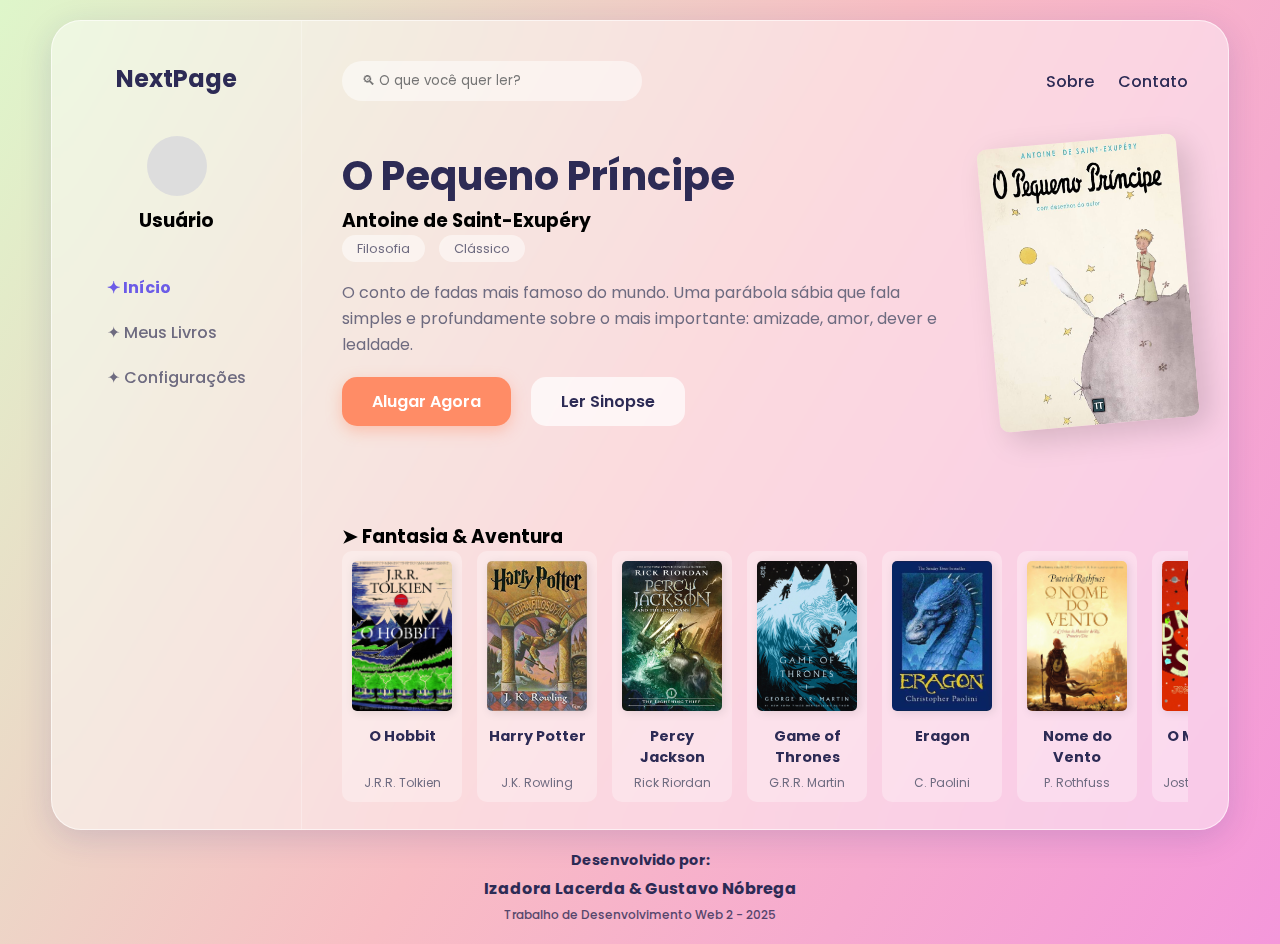
<file: index.html>
<!DOCTYPE html>
<html lang="pt-br">

<head>
    <meta charset="UTF-8">
    <meta name="viewport" content="width=device-width, initial-scale=1.0">
    <title>NextPage - Biblioteca Virtual</title>
    <link rel="stylesheet" href="style.css">
</head>

<body>

    <div class="glass-container">
        <aside class="sidebar">
            <div class="logo">NextPage</div>
            <div class="user-profile">
                <div class="avatar"></div>
                <h3>Usuário</h3>
            </div>
            <div class="menu">
                <nav>
                    <ul>
                        <li><a href="index.html" class="active">✦ Início</a></li>
                        <li><a href="perfil.html">✦ Meus Livros</a></li>
                        <li><a href="config.html">✦ Configurações</a></li>
                    </ul>
                </nav>
            </div>
        </aside>

        <main class="main-content">
            <header class="top-bar">
                <div class="search-box">
                    <input type="text" placeholder="🔍︎ O que você quer ler?">
                </div>
                <div class="top-nav">
                    <a href="#">Sobre</a>
                    <a href="#">Contato</a>
                </div>
            </header>

            <section class="book-highlight">
                <div class="book-info">
                    <h1>O Pequeno Príncipe</h1>
                    <h3>Antoine de Saint-Exupéry</h3>
                    <div class="tags">
                        <span>Filosofia</span>
                        <span>Clássico</span>
                    </div>
                    <p class="description">
                        O conto de fadas mais famoso do mundo. Uma parábola sábia que fala simples e profundamente sobre
                        o mais importante: amizade, amor, dever e lealdade.
                    </p>
                    <div class="buttons">
                        <a href="checkout.html?livro=O Pequeno Príncipe" class="btn btn-primary">Alugar Agora</a>
                        <a href="#" class="btn btn-secondary">Ler Sinopse</a>
                    </div>
                </div>
                <div class="book-cover">
                    <img src="img/pequenoprincipe.jpg" alt="Capa do livro">
                </div>
            </section>

            <section class="section-outros-titulos">
                <h3>➤ Fantasia & Aventura</h3>
                <div id="row-fantasia" class="scroll-wrapper"></div>
            </section>

            <section class="section-outros-titulos">
                <h3>➤ Ficção Científica</h3>
                <div id="row-scifi" class="scroll-wrapper"></div>
            </section>

            <section class="section-outros-titulos">
                <h3>➤ Terror & Suspense</h3>
                <div id="row-terror" class="scroll-wrapper"></div>
            </section>

        </main>
    </div>
    <footer class="external-footer">
        <h4>Desenvolvido por:</h4>
        <p>Izadora Lacerda & Gustavo Nóbrega</p>
        <small>Trabalho de Desenvolvimento Web 2 - 2025</small>
    </footer>


    <script src="script.js"></script>
</body>

</html>
</file>
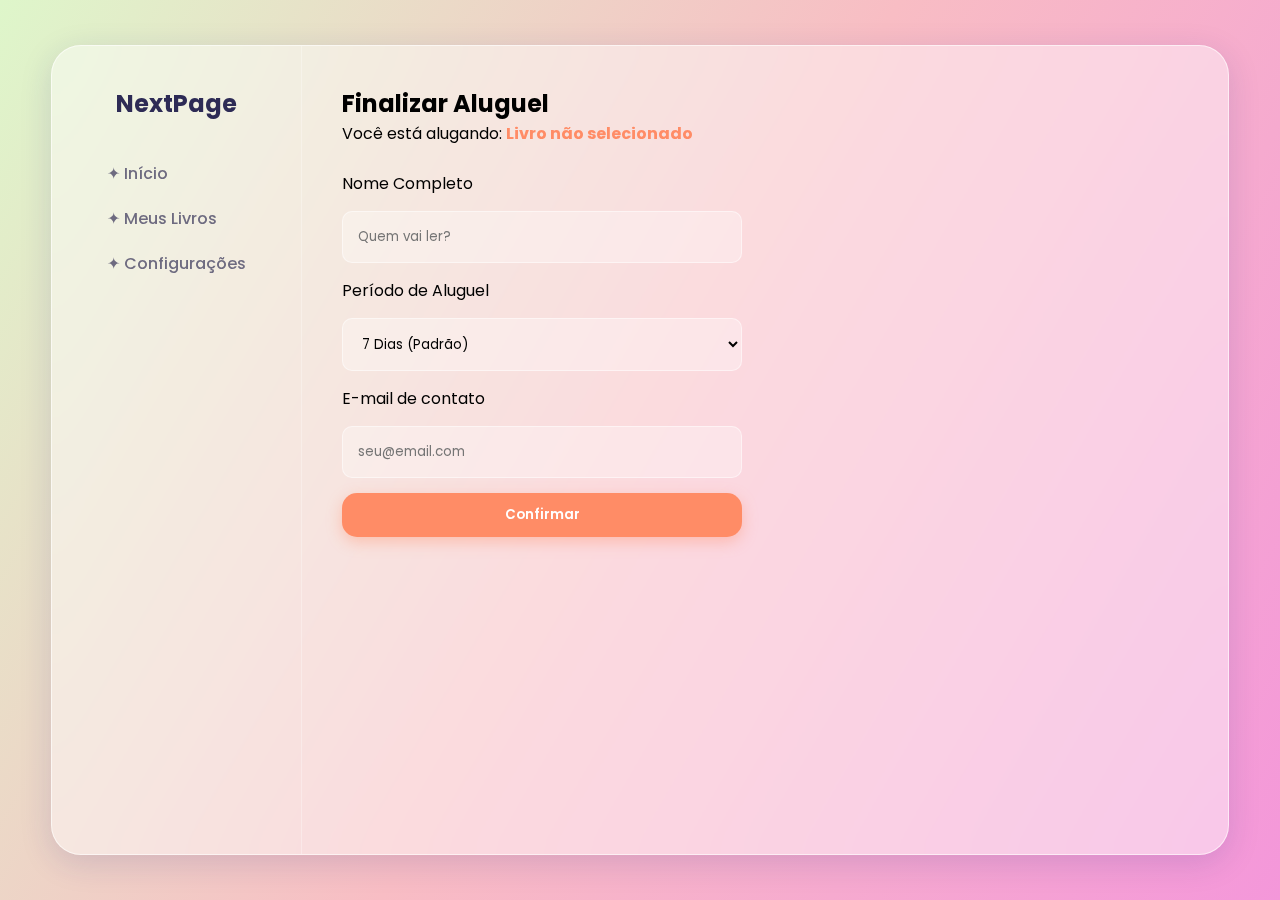
<file: checkout.html>
<!DOCTYPE html>
<html lang="pt-br">

<head>
    <meta charset="UTF-8">
    <title>NextPage - Alugar Livro</title>
    <link rel="stylesheet" href="style.css">
</head>

<body>
    <div class="glass-container">
        <aside class="sidebar">
            <div class="logo"> NextPage</div>
            <div class="menu">
                <nav>
                    <ul>
                        <li><a href="index.html">✦ Início</a></li>
                        <li><a href="perfil.html">✦ Meus Livros</a></li>
                        <li><a href="config.html">✦ Configurações</a></li>
                    </ul>
                </nav>
            </div>
        </aside>

        <main class="main-content">
            <h2>Finalizar Aluguel</h2>
            <p>Você está alugando: <strong id="nome-livro-titulo" style="color: var(--accent);">Livro...</strong></p>
            <br>

            <form id="form-aluguel">
                <label>Nome Completo</label>
                <input type="text" id="nome" placeholder="Quem vai ler?" required>

                <label>Período de Aluguel</label>
                <select id="dias">
                    <option value="7">7 Dias (Padrão)</option>
                    <option value="15">15 Dias</option>
                    <option value="30">30 Dias (Mensal)</option>
                </select>

                <label>E-mail de contato</label>
                <input type="email" id="email" placeholder="seu@email.com" required>

                <button type="submit" class="btn btn-primary">Confirmar</button>
            </form>
        </main>
    </div>

    <script src="script.js"></script>
</body>

</html>
</file>
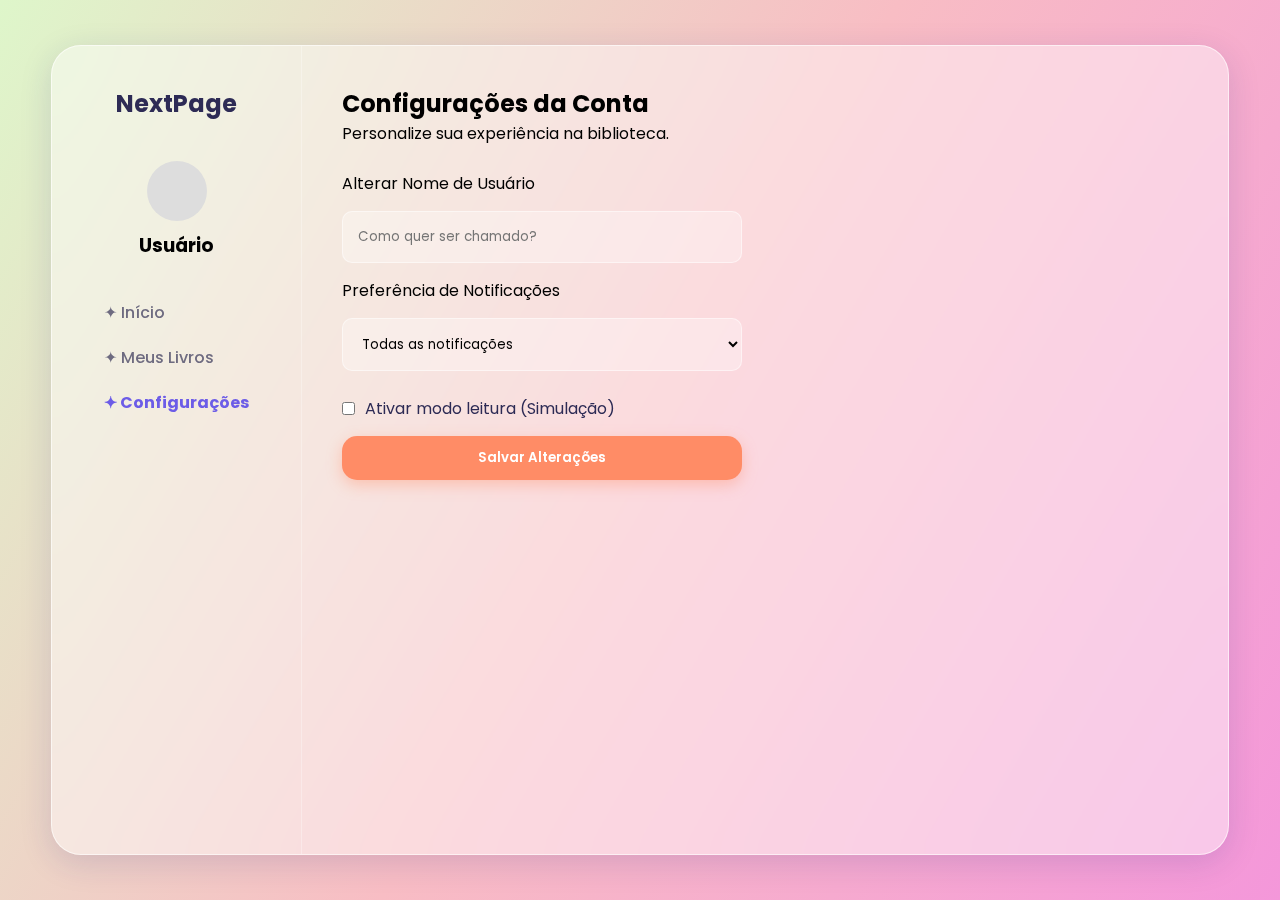
<file: config.html>
<!DOCTYPE html>
<html lang="pt-br">

<head>
    <meta charset="UTF-8">
    <title>NextPage - Configurações</title>
    <link rel="stylesheet" href="style.css">
</head>

<body>
    <div class="glass-container">
        <aside class="sidebar">
            <div class="logo">NextPage</div>

            <div class="user-profile">
                <div class="avatar"></div>
                <h3 id="sidebar-username">Usuário</h3>
            </div>

            <div class="menu">
                <nav>
                    <ul>
                        <li><a href="index.html">✦ Início</a></li>
                        <li><a href="perfil.html">✦ Meus Livros</a></li>
                        <li><a href="config.html" class="active">✦ Configurações</a></li>
                    </ul>
                </nav>
            </div>
        </aside>

        <main class="main-content">
            <h2>Configurações da Conta</h2>
            <p>Personalize sua experiência na biblioteca.</p>
            <br>

            <form id="form-config">
                <label>Alterar Nome de Usuário</label>
                <input type="text" id="novo-nome" placeholder="Como quer ser chamado?" required>

                <label>Preferência de Notificações</label>
                <select>
                    <option>Todas as notificações</option>
                    <option>Apenas emails</option>
                    <option>Não perturbe</option>
                </select>

                <div style="display: flex; align-items: center; gap: 10px; margin-top: 10px;">
                    <input type="checkbox" style="width: auto;">
                    <span style="color: var(--text-dark);">Ativar modo leitura (Simulação)</span>
                </div>

                <button type="submit" class="btn btn-primary">Salvar Alterações</button>
            </form>
        </main>
    </div>
    <script src="script.js"></script>
</body>

</html>
</file>
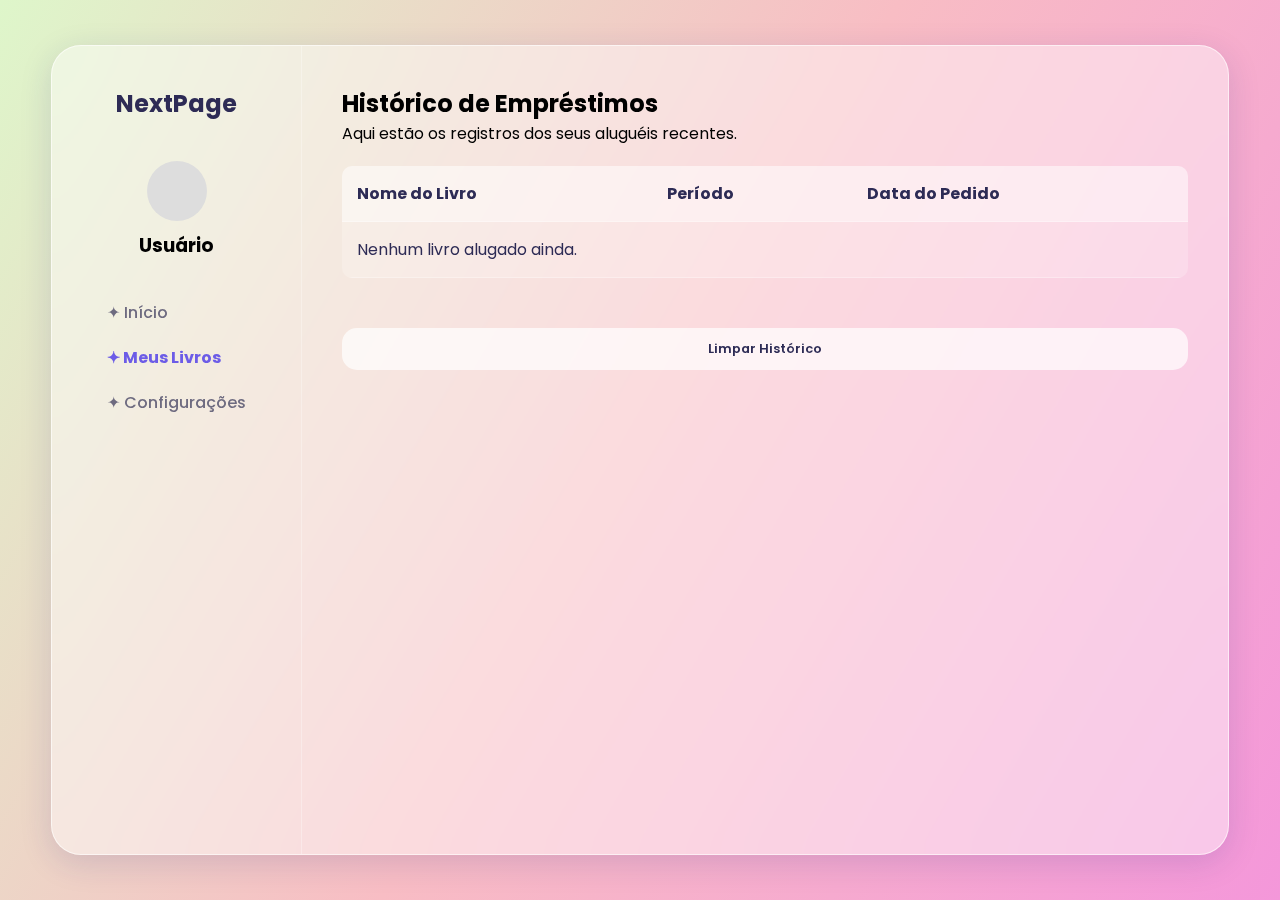
<file: perfil.html>
<!DOCTYPE html>
<html lang="pt-br">

<head>
    <meta charset="UTF-8">
    <title>NextPage - Meus Livros</title>
    <link rel="stylesheet" href="style.css">
</head>

<body>
    <div class="glass-container">
        <aside class="sidebar">
            <div class="logo"> NextPage</div>
            <div class="user-profile">
                <div class="avatar"></div>
                <h3>Usuário</h3>
            </div>
            <div class="menu">
                <nav>
                    <ul>
                        <li><a href="index.html">✦ Início</a></li>
                        <li><a href="perfil.html" class="active">✦ Meus Livros</a></li>
                        <li><a href="config.html">✦ Configurações</a></li>
                    </ul>
                </nav>
            </div>
        </aside>

        <main class="main-content">
            <h2>Histórico de Empréstimos</h2>
            <p>Aqui estão os registros dos seus aluguéis recentes.</p>

            <div class="tabela-container">
                <table id="tabela-livros">
                    <thead>
                        <tr>
                            <th>Nome do Livro</th>
                            <th>Período</th>
                            <th>Data do Pedido</th>
                        </tr>
                    </thead>
                    <tbody id="corpo-tabela">
                    </tbody>
                </table>
            </div>

            <br><br>
            <button onclick="limparHistorico()" class="btn btn-secondary" style="font-size: 0.8rem">Limpar
                Histórico</button>
        </main>
    </div>
    <script src="script.js"></script>
</body>

</html>
</file>
<file: style.css>
/* Importando fonte moderna */
@import url('https://fonts.googleapis.com/css2?family=Poppins:wght@300;400;600;700&display=swap');

:root {
    --glass-bg: rgba(255, 255, 255, 0.45);
    --glass-border: rgba(255, 255, 255, 0.6);
    --text-dark: #2d2b55;
    --text-light: #6e6b80;
    --accent: #ff8c66;
    /* Laranja suave */
    --primary: #6c5ce7;
    /* Roxo suave */
}

* {
    margin: 0;
    padding: 0;
    box-sizing: border-box;
    font-family: 'Poppins', sans-serif;
}

body {
    /* Gradiente de fundo */
    background: linear-gradient(120deg, #def6ca 0%, #F8BDC4 50%, #f497da 100%);
    min-height: 100vh;

    /* Configuração para empilhar Vidro + Footer */
    display: flex;
    flex-direction: column;
    /* <--- IMPORTANTE: Coloca um embaixo do outro */
    justify-content: center;
    align-items: center;
    padding: 20px;
    gap: 20px;
    /* Espaço entre a caixa e o footer */
}

/* Container Principal (O Vidro) */
.glass-container {
    background: var(--glass-bg);
    backdrop-filter: blur(20px);
    -webkit-backdrop-filter: blur(20px);
    border: 1px solid var(--glass-border);
    border-radius: 30px;
    box-shadow: 0 8px 32px 0 rgba(31, 38, 135, 0.15);
    width: 95%;
    max-width: 1200px;
    height: 90vh;
    /* Altura fixa */
    display: flex;
    overflow: hidden;
}

/* --- Sidebar (Esquerda) --- */
.sidebar {
    width: 250px;
    padding: 40px 20px;
    display: flex;
    flex-direction: column;
    align-items: center;
    border-right: 1px solid rgba(255, 255, 255, 0.3);
    flex-shrink: 0;
}

.logo {
    font-weight: 700;
    font-size: 1.5rem;
    color: var(--text-dark);
    margin-bottom: 40px;
}

.user-profile {
    text-align: center;
    margin-bottom: 40px;
}

.avatar {
    width: 60px;
    height: 60px;
    background-color: #ddd;
    border-radius: 50%;
    margin: 0 auto 10px;
    background-image: url('https://i.pravatar.cc/150?img=5');
    background-size: cover;
}

.menu nav ul {
    list-style: none;
    width: 100%;
}

.menu nav ul li {
    margin-bottom: 20px;
}

.menu nav ul li a {
    text-decoration: none;
    color: var(--text-light);
    font-weight: 500;
    display: flex;
    align-items: center;
    gap: 10px;
    transition: 0.3s;
}

.menu nav ul li a:hover,
.menu nav ul li a.active {
    color: var(--primary);
    font-weight: 700;
}

/* --- Conteúdo Principal (Direita) --- */
.main-content {
    flex: 1;
    padding: 40px;
    overflow-y: auto;
    /* Permite rolar */
    display: flex;
    flex-direction: column;
}

/* Topo */
.top-bar {
    display: flex;
    justify-content: space-between;
    align-items: center;
    margin-bottom: 40px;
}

.search-box input {
    background: rgba(255, 255, 255, 0.5);
    border: none;
    padding: 10px 20px;
    border-radius: 20px;
    width: 300px;
    outline: none;
}

.top-nav a {
    text-decoration: none;
    color: var(--text-dark);
    margin-left: 20px;
    font-weight: 500;
}

/* Destaque do Livro */
.book-highlight {
    display: flex;
    align-items: center;
    gap: 40px;
    margin-bottom: 50px;
}

.book-info h1 {
    font-size: 2.5rem;
    color: var(--text-dark);
}

.tags span {
    background: rgba(255, 255, 255, 0.5);
    padding: 5px 15px;
    border-radius: 15px;
    font-size: 0.8rem;
    margin-right: 10px;
    color: var(--text-light);
}

.description {
    margin: 20px 0;
    color: var(--text-light);
    line-height: 1.6;
}

.buttons {
    display: flex;
    gap: 20px;
}

.btn {
    padding: 12px 30px;
    border-radius: 15px;
    border: none;
    font-weight: 600;
    cursor: pointer;
    text-decoration: none;
    transition: transform 0.2s;
}

.btn:hover {
    transform: scale(1.05);
}

.btn-primary {
    background-color: var(--accent);
    color: white;
    box-shadow: 0 5px 15px rgba(255, 140, 102, 0.4);
}

.btn-secondary {
    background-color: rgba(255, 255, 255, 0.7);
    color: var(--text-dark);
}

.book-cover img {
    width: 200px;
    border-radius: 10px;
    box-shadow: 10px 10px 30px rgba(0, 0, 0, 0.15);
    transform: rotate(-5deg);
}

/* Formulários */
form {
    display: flex;
    flex-direction: column;
    gap: 15px;
    max-width: 400px;
}

form input,
form select {
    padding: 15px;
    border-radius: 10px;
    border: 1px solid rgba(255, 255, 255, 0.5);
    background: rgba(255, 255, 255, 0.3);
    outline: none;
}

/* --- TABELA --- */
.tabela-container {
    width: 100%;
    overflow-x: auto;
}

table {
    width: 100%;
    border-collapse: collapse;
    background: rgba(255, 255, 255, 0.2);
    border-radius: 10px;
    overflow: hidden;
    margin-top: 20px;
}

th,
td {
    padding: 15px;
    text-align: left;
    border-bottom: 1px solid rgba(255, 255, 255, 0.3);
    color: var(--text-dark);
}

th {
    background-color: rgba(255, 255, 255, 0.4);
    font-weight: 700;
}

tr:hover {
    background-color: rgba(255, 255, 255, 0.1);
}

/* --- Seção Outros Títulos (Rolagem Horizontal) --- */
.section-outros-titulos {
    margin-top: 40px;
}

.scroll-wrapper {
    display: flex;
    gap: 15px;
    padding-bottom: 15px;
    overflow-x: auto;
    -webkit-overflow-scrolling: touch;
    scrollbar-width: thin;
    scrollbar-color: var(--accent) transparent;
}

/* Scrollbar Customizada */
.scroll-wrapper::-webkit-scrollbar {
    height: 8px;
}

.scroll-wrapper::-webkit-scrollbar-track {
    background: rgba(255, 255, 255, 0.2);
    border-radius: 10px;
}

.scroll-wrapper::-webkit-scrollbar-thumb {
    background-color: var(--accent);
    border-radius: 10px;
    border: 2px solid rgba(255, 255, 255, 0.2);
}

/* Cards dos Livros */
.book-card-mini {
    display: block;
    flex-shrink: 0;
    width: 120px;
    background: rgba(255, 255, 255, 0.3);
    border-radius: 10px;
    padding: 10px;
    text-align: center;
    transition: transform 0.2s ease;
    cursor: pointer;
    text-decoration: none;
}

.book-card-mini:hover {
    transform: translateY(-5px);
}

.book-card-mini img {
    width: 100px;
    height: 150px;
    object-fit: cover;
    border-radius: 5px;
    margin-bottom: 8px;
    box-shadow: 2px 2px 10px rgba(0, 0, 0, 0.1);
}

.book-card-mini h4 {
    font-size: 0.9rem;
    color: var(--text-dark);
    margin-bottom: 5px;
    height: 3em;
    overflow: hidden;
    text-overflow: ellipsis;
}

.book-card-mini p {
    font-size: 0.75rem;
    color: var(--text-light);
    margin: 0;
}

/* --- FOOTER EXTERNO (Para fora do vidro) --- */
.external-footer {
    text-align: center;
    color: #2d2b55;
    /* Cor escura para ler no fundo colorido */
    font-weight: 500;
    width: 100%;
}

.external-footer h4 {
    font-size: 0.9rem;
    margin-bottom: 5px;
    color: #2d2b55;
}

.external-footer p {
    font-weight: 700;
    margin-bottom: 0;
    color: #2d2b55;
}

.external-footer small {
    display: block;
    margin-top: 5px;
    font-size: 0.75rem;
    opacity: 0.8;
}

/* Responsividade */
@media (max-width: 768px) {
    .glass-container {
        flex-direction: column;
        height: auto;
        min-height: 100vh;
    }

    .sidebar {
        width: 100%;
        border-right: none;
        border-bottom: 1px solid rgba(255, 255, 255, 0.3);
    }

    .book-highlight {
        flex-direction: column-reverse;
        text-align: center;
    }

    .top-bar {
        flex-direction: column;
        gap: 10px;
    }

    .buttons {
        justify-content: center;
    }
}
</file>
